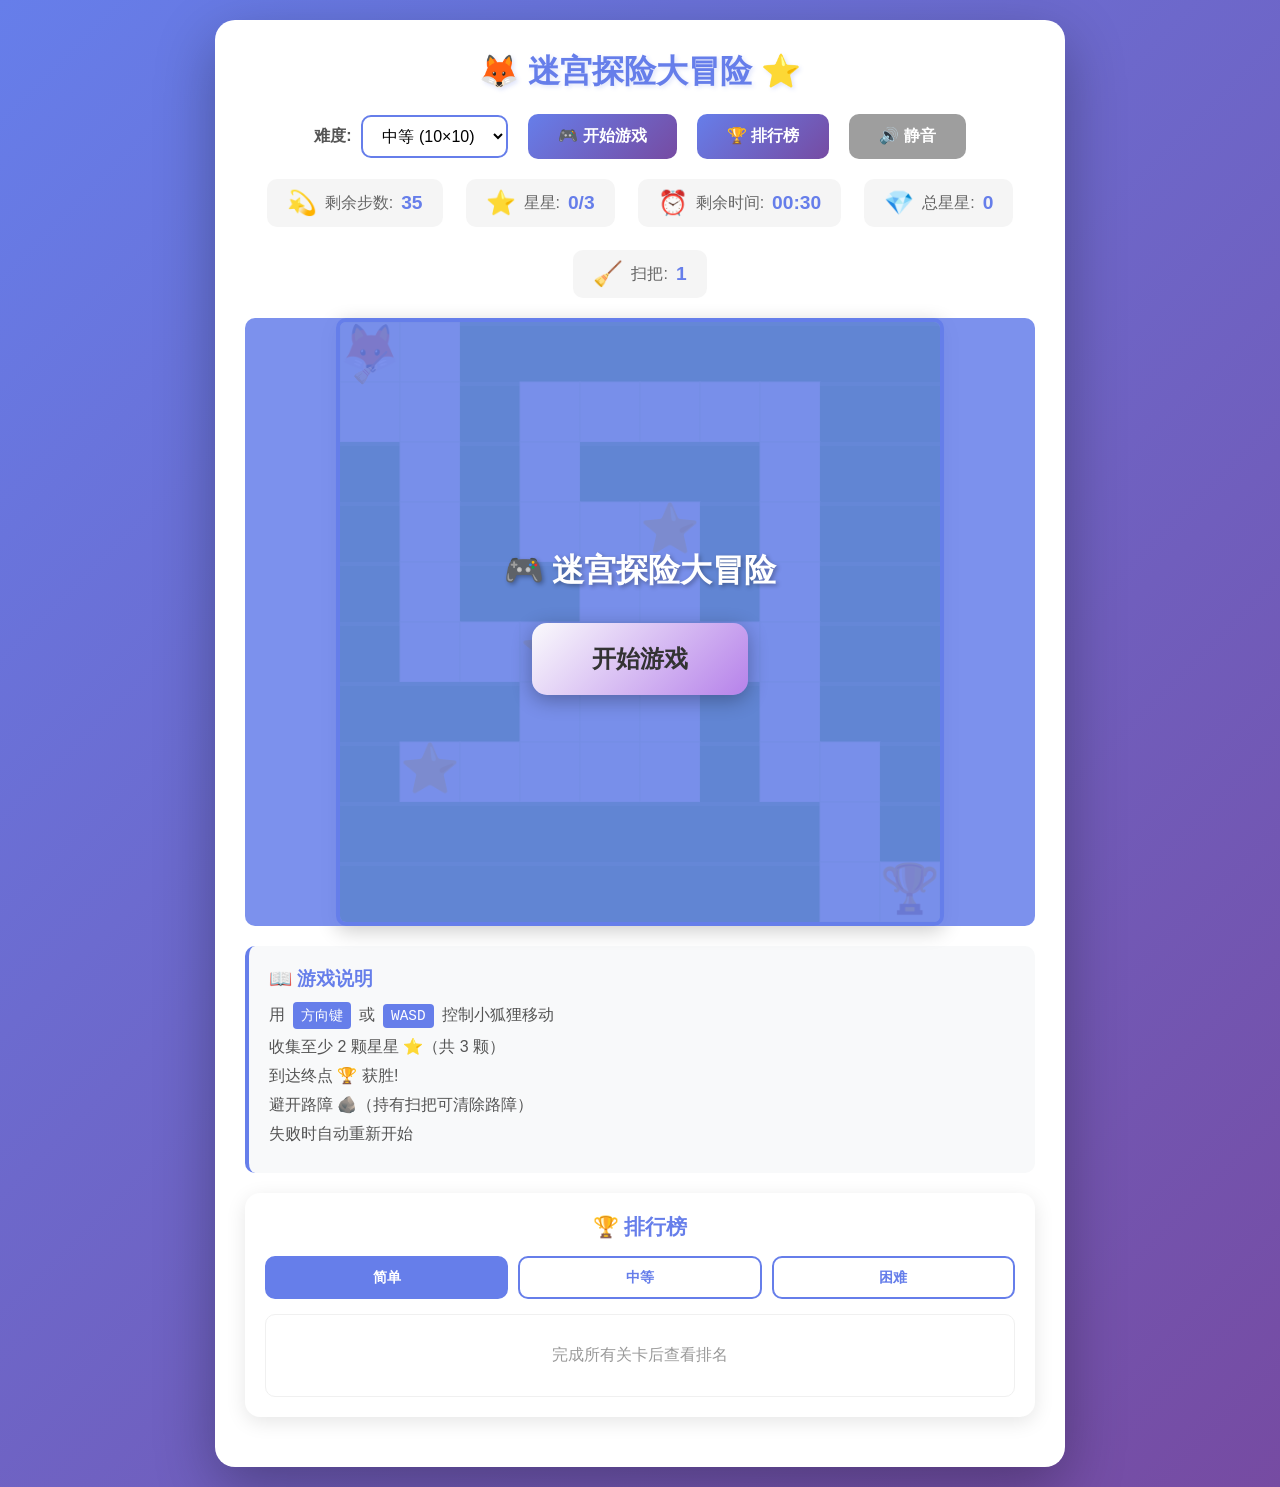
<file: index.html>
<!doctype html>
<html lang="zh-CN">
  <head>
    <meta charset="UTF-8" />
    <meta name="viewport" content="width=device-width, initial-scale=1.0" />
    <title>🦊 迷宫探险大冒险</title>
    <link rel="stylesheet" href="style.css" />
  </head>
  <body>
    <div class="game-container">
      <h1>🦊 迷宫探险大冒险 ⭐</h1>

      <div class="controls">
        <div class="difficulty-select">
          <label for="difficulty">难度:</label>
          <select id="difficulty">
            <option value="5">简单 (5×5)</option>
            <option value="10" selected>中等 (10×10)</option>
            <option value="15">困难 (15×15)</option>
          </select>
        </div>
        <button id="newGameBtn" class="btn btn-primary">
          🎮 <span id="reStartGame">开始游戏</span>
        </button>
        <button id="leaderboardBtn" class="btn btn-primary">🏆 排行榜</button>
        <button id="muteBtn" class="btn btn-muted">🔊 静音</button>

        <button id="addTestDataBtn" class="btn btn-muted test-data hidden">
          🧪 添加测试数据
        </button>
      </div>
      <div class="difficulty-tip" id="difficultyTip"></div>

      <div class="game-info">
        <div class="stat">
          <span class="stat-icon">💫</span>
          <span class="stat-label">剩余步数:</span>
          <span id="remainingSteps" class="stat-value">15</span>
        </div>
        <div class="stat">
          <span class="stat-icon">⭐</span>
          <span class="stat-label">星星:</span>
          <span id="stars" class="stat-value">0/3</span>
        </div>
        <div class="stat">
          <span class="stat-icon">⏰</span>
          <span class="stat-label">剩余时间:</span>
          <span id="timer" class="stat-value">00:15</span>
        </div>
        <div class="stat">
          <span class="stat-icon">💎</span>
          <span class="stat-label">总星星:</span>
          <span id="totalStars" class="stat-value">0</span>
        </div>
        <div class="stat">
          <span class="stat-icon">🧹</span>
          <span class="stat-label">扫把:</span>
          <span id="brooms" class="stat-value">0</span>
        </div>
      </div>

      <div class="game-wrapper">
        <canvas id="gameCanvas"></canvas>
        <!-- 开始游戏遮罩层 -->
        <div class="game-overlay hidden" id="gameOverlay">
          <div class="overlay-content">
            <h2>🎮 迷宫探险大冒险</h2>
            <button id="startGameBtn" class="btn btn-start">开始游戏</button>
          </div>
        </div>
      </div>

      <div class="instructions">
        <h3>📖 游戏说明</h3>
        <ul>
          <li>用 <kbd>方向键</kbd> 或 <kbd>WASD</kbd> 控制小狐狸移动</li>
          <li>收集至少 2 颗星星 ⭐（共 3 颗）</li>
          <li>到达终点 🏆 获胜!</li>
          <li>避开路障 🪨（持有扫把可清除路障）</li>
          <li>失败时自动重新开始</li>
        </ul>
      </div>

      <!-- 排行榜面板 -->
      <div class="leaderboard-panel" id="leaderboardPanel">
        <h3>🏆 排行榜</h3>
        <div class="leaderboard-tabs">
          <button class="tab-btn active" data-difficulty="5">简单</button>
          <button class="tab-btn" data-difficulty="10">中等</button>
          <button class="tab-btn" data-difficulty="15">困难</button>
        </div>
        <div class="leaderboard-content" id="leaderboardContent">
          <p style="text-align: center; color: #999">完成所有关卡后查看排名</p>
        </div>
      </div>

      <div id="winMessage" class="win-message hidden">
        <div class="win-content">
          <h2>🎉 恭喜获胜！🎉</h2>
          <p class="win-stats"></p>
          <div class="win-buttons hidden" id="winButtons">
            <button id="nextLevelBtn" class="btn btn-primary">下一关</button>
            <button id="replayLevelBtn" class="btn btn-primary">
              重玩本关
            </button>
          </div>
          <div class="win-buttons-input hidden" id="leaderboardInput"></div>
        </div>
      </div>

      <div id="loseMessage" class="win-message hidden">
        <div class="win-content lose-content">
          <h2>😢 闯关失败！</h2>
          <p class="lose-stats"></p>
          <button id="restartBtn" class="btn btn-primary">重新开始</button>
        </div>
      </div>
    </div>

    <script src="game.js"></script>
  </body>
</html>
</file>
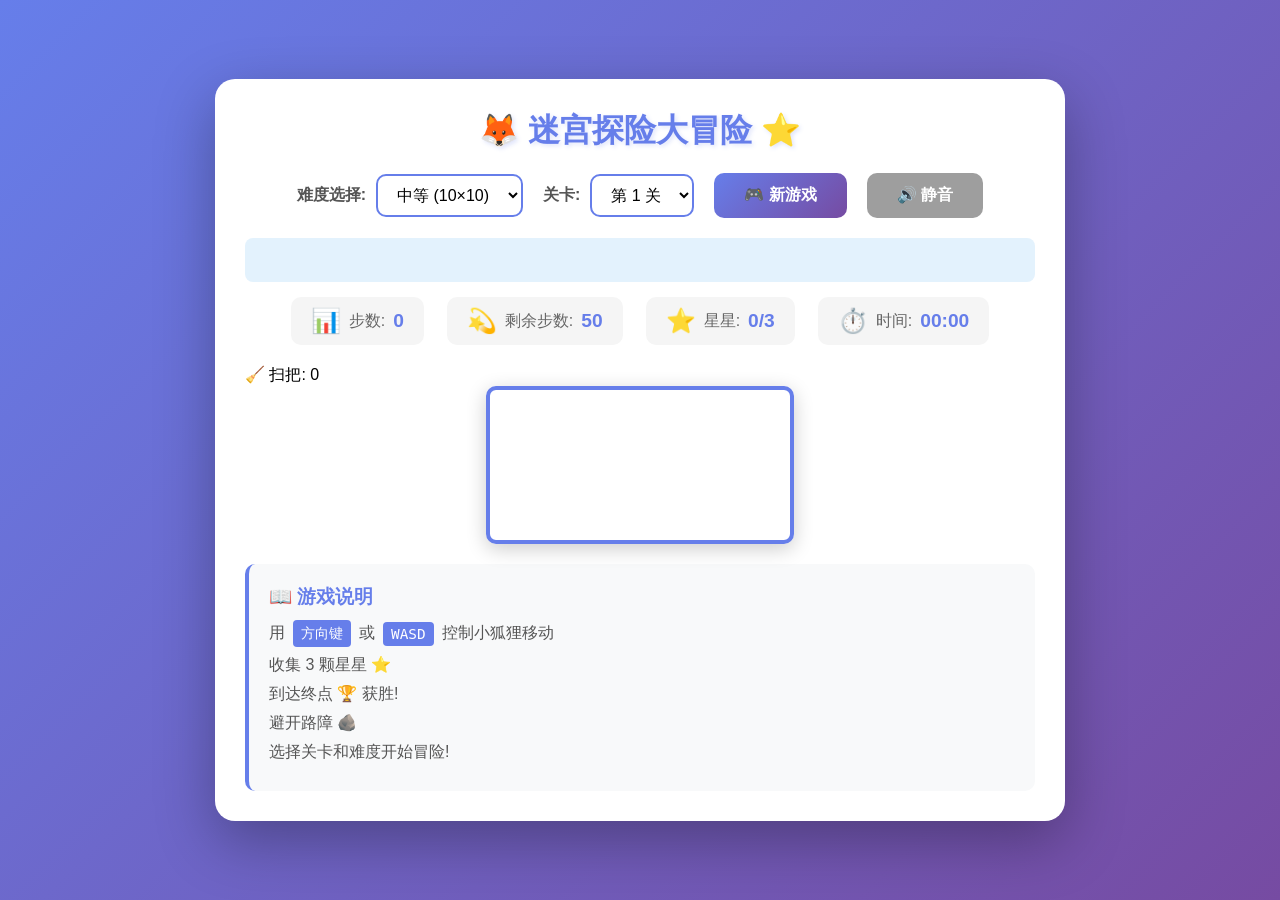
<file: test.html>
<!doctype html>
<html lang="zh-CN">
  <head>
    <meta charset="UTF-8" />
    <meta name="viewport" content="width=device-width, initial-scale=1.0" />
    <title>🦊 迷宫探险大冒险 - 音效测试版</title>
    <link rel="stylesheet" href="style.css" />
  </head>
  <body>
    <div class="game-container">
      <h1>🦊 迷宫探险大冒险 ⭐</h1>

      <div class="controls">
        <div class="difficulty-select">
          <label for="difficulty">难度选择:</label>
          <select id="difficulty">
            <option value="5">简单 (5×5)</option>
            <option value="10" selected>中等 (10×10)</option>
            <option value="15">困难 (15×15)</option>
          </select>
        </div>
        <div class="level-select">
          <label for="level">关卡:</label>
          <select id="level">
            <option value="1" selected>第 1 关</option>
            <option value="2">第 2 关</option>
            <option value="3">第 3 关</option>
          </select>
        </div>
        <button id="newGameBtn" class="btn btn-primary">🎮 新游戏</button>
        <button id="muteBtn" class="btn btn-muted">🔊 静音</button>
      </div>
      <div class="difficulty-tip" id="difficultyTip"></div>

      <div class="game-info">
        <div class="stat">
          <span class="stat-icon">📊</span>
          <span class="stat-label">步数:</span>
          <span id="steps" class="stat-value">0</span>
        </div>
        <div class="stat">
          <span class="stat-icon">💫</span>
          <span class="stat-label">剩余步数:</span>
          <span id="remainingSteps" class="stat-value">50</span>
        </div>
        <div class="stat">
          <span class="stat-icon">⭐</span>
          <span class="stat-label">星星:</span>
          <span id="stars" class="stat-value">0/3</span>
        </div>
        <div class="stat">
          <span class="stat-icon">⏱️</span>
          <span class="stat-label">时间:</span>
          <span id="timer" class="stat-value">00:00</span>
        </div>
      </div>

      <!-- 道具区域 -->
      <div class="items-panel">
        <span class="item-icon">🧹</span>
        <span class="item-label">扫把:</span>
        <span id="brooms" class="item-value">0</span>
      </div>

      <div class="game-wrapper">
        <canvas id="gameCanvas"></canvas>
      </div>

      <div class="instructions">
        <h3>📖 游戏说明</h3>
        <ul>
          <li>用 <kbd>方向键</kbd> 或 <kbd>WASD</kbd> 控制小狐狸移动</li>
          <li>收集 3 颗星星 ⭐</li>
          <li>到达终点 🏆 获胜!</li>
          <li>避开路障 🪨</li>
          <li>选择关卡和难度开始冒险!</li>
        </ul>
      </div>

      <div id="winMessage" class="win-message hidden">
        <div class="win-content">
          <h2>🎉 恭喜获胜！🎉</h2>
          <p class="win-stats"></p>
          <div class="win-buttons">
            <button id="nextLevelBtn" class="btn btn-primary">下一关</button>
            <button id="replayLevelBtn" class="btn btn-primary">重玩本关</button>
          </div>
        </div>
      </div>

      <div id="loseMessage" class="win-message hidden">
        <div class="win-content lose-content">
          <h2>😢 闯关失败！</h2>
          <p class="lose-stats"></p>
          <button id="restartBtn" class="btn btn-primary">重新开始</button>
        </div>
      </div>
    </div>

    <script src="game.js"></script>
  </body>
</html>
</file>
<file: style.css>
* {
  margin: 0;
  padding: 0;
  box-sizing: border-box;
}

body {
  font-family: "Segoe UI", Tahoma, Geneva, Verdana, sans-serif;
  background: linear-gradient(135deg, #667eea 0%, #764ba2 100%);
  min-height: 100vh;
  display: flex;
  justify-content: center;
  align-items: center;
  padding: 20px;
}

.game-container {
  background: white;
  border-radius: 20px;
  padding: 30px;
  box-shadow: 0 20px 60px rgba(0, 0, 0, 0.3);
  max-width: 850px;
  width: 100%;
}

h1 {
  text-align: center;
  color: #667eea;
  margin-bottom: 20px;
  font-size: 2rem;
  text-shadow: 2px 2px 4px rgba(102, 126, 234, 0.2);
}

.controls {
  display: flex;
  justify-content: center;
  align-items: center;
  gap: 20px;
  margin-bottom: 20px;
  flex-wrap: wrap;
}

.difficulty-select {
  display: flex;
  align-items: center;
  gap: 10px;
}

.difficulty-select label {
  font-weight: 600;
  color: #555;
}

.difficulty-select select {
  padding: 10px 15px;
  border: 2px solid #667eea;
  border-radius: 10px;
  font-size: 1rem;
  background: white;
  cursor: pointer;
  transition: all 0.3s;
}

.difficulty-select select:hover {
  border-color: #764ba2;
  box-shadow: 0 0 10px rgba(102, 126, 234, 0.3);
}

.btn {
  padding: 12px 30px;
  border: none;
  border-radius: 10px;
  font-size: 1rem;
  font-weight: 600;
  cursor: pointer;
  transition: all 0.3s;
}

.btn-primary {
  background: linear-gradient(135deg, #667eea 0%, #764ba2 100%);
  color: white;
}

.btn-primary:hover {
  transform: translateY(-2px);
  box-shadow: 0 5px 20px rgba(102, 126, 234, 0.4);
}

.btn-win {
  background: linear-gradient(135deg, #fafafc 0%, #b682ea 100%);
  color: rgb(9, 9, 9);
}

.btn-win:hover {
  transform: translateY(-2px);
  box-shadow: 0 5px 20px rgba(245, 226, 242, 0.4);
}

.game-info {
  display: flex;
  justify-content: center;
  gap: 23px;
  margin-bottom: 20px;
  flex-wrap: wrap;
}

.stat {
  display: flex;
  align-items: center;
  gap: 8px;
  padding: 10px 20px;
  background: #f5f5f5;
  border-radius: 10px;
}

.stat-icon {
  font-size: 1.5rem;
}

.stat-label {
  color: #666;
  font-weight: 500;
}

.stat-value {
  color: #667eea;
  font-weight: 700;
  font-size: 1.2rem;
}

.game-wrapper {
  display: flex;
  justify-content: center;
  margin-bottom: 20px;
  position: relative;
}

#gameCanvas {
  border: 4px solid #667eea;
  border-radius: 10px;
  box-shadow: 0 5px 20px rgba(0, 0, 0, 0.2);
}

/* 游戏遮罩层 */
.game-overlay {
  position: absolute;
  top: 0;
  left: 0;
  width: 100%;
  height: 100%;
  background: rgba(102, 126, 234, 0.85);
  display: flex;
  justify-content: center;
  align-items: center;
  border-radius: 10px;
  z-index: 100;
}

.overlay-content {
  text-align: center;
  color: white;
}

.overlay-content h2 {
  font-size: 2rem;
  margin-bottom: 30px;
  text-shadow: 2px 2px 4px rgba(0, 0, 0, 0.3);
}

.btn-start {
  padding: 20px 60px;
  font-size: 1.5rem;
  font-weight: bold;
  background: linear-gradient(135deg, #fafafc 0%, #b682ea 100%);
  color: #333;
  border: none;
  border-radius: 15px;
  cursor: pointer;
  transition: all 0.3s;
  box-shadow: 0 5px 20px rgba(0, 0, 0, 0.3);
}

.btn-start:hover {
  transform: translateY(-3px) scale(1.05);
  box-shadow: 0 10px 30px rgba(0, 0, 0, 0.4);
  background: linear-gradient(135deg, #b682ea 0%, #fafafc 100%);
}

.btn-start:active {
  transform: translateY(-1px);
}

.instructions {
  background: #f8f9fa;
  padding: 20px;
  border-radius: 10px;
  border-left: 4px solid #667eea;
}

.instructions h3 {
  color: #667eea;
  margin-bottom: 10px;
}

.instructions ul {
  list-style: none;
  padding-left: 0;
}

.instructions li {
  color: #555;
  margin: 8px 0;
  display: flex;
  align-items: center;
  gap: 8px;
}

kbd {
  background: #667eea;
  color: white;
  padding: 4px 8px;
  border-radius: 4px;
  font-family: monospace;
  font-size: 0.9rem;
}

.win-message {
  position: fixed;
  top: 0;
  left: 0;
  width: 100%;
  height: 100%;
  background: rgba(0, 0, 0, 0.7);
  display: flex;
  justify-content: center;
  align-items: center;
  z-index: 1000;
}

.win-content {
  background: white;
  padding: 40px 60px;
  border-radius: 20px;
  text-align: center;
  animation: popIn 0.5s ease;
}

@keyframes popIn {
  0% {
    transform: scale(0);
    opacity: 0;
  }
  50% {
    transform: scale(1.1);
  }
  100% {
    transform: scale(1);
    opacity: 1;
  }
}

.win-content h2 {
  color: #667eea;
  font-size: 2.5rem;
  margin-bottom: 20px;
}

.win-buttons {
  display: flex;
  gap: 15px;
  justify-content: center;
  flex-wrap: wrap;
  margin-top: 20px;
}

.win-buttons .btn {
  min-width: 140px;
}

.win-content button {
  margin: 10px 5px;
}

.win-stats {
  color: #555;
  font-size: 1.2rem;
  margin: 20px 0;
  line-height: 1.8;
}

.lose-content h2 {
  color: #e74c3c;
}

.lose-stats {
  color: #555;
  font-size: 1.2rem;
  margin: 20px 0;
  line-height: 1.8;
}

/* 模式完成弹窗样式 */
.mode-complete-message {
  background: rgba(0, 0, 0, 0.85) !important;
}

.mode-complete-message .win-content {
  background: linear-gradient(135deg, #667eea 0%, #764ba2 100%) !important;
  color: white !important;
}

.mode-complete-message .win-content h2 {
  color: white !important;
  font-size: 3rem !important;
  margin-bottom: 30px;
  text-shadow: 2px 2px 8px rgba(0, 0, 0, 0.3);
}

.mode-complete-message .win-stats {
  color: white !important;
  font-size: 1.4rem !important;
  margin: 30px 0;
  line-height: 2;
}

.hidden {
  display: none !important;
}

/* Responsive design */
@media (max-width: 600px) {
  .game-container {
    padding: 20px;
  }

  h1 {
    font-size: 1.5rem;
  }

  .controls {
    flex-direction: column;
  }

  .difficulty-select {
    flex-direction: column;
    gap: 5px;
  }

  .game-info {
    gap: 10px;
  }

  .stat {
    padding: 8px 12px;
    font-size: 0.9rem;
  }

  .win-content {
    padding: 30px;
    margin: 20px;
  }

  .win-content h2 {
    font-size: 1.8rem;
  }
}

/* 关卡选择 */
.level-select {
  display: flex;
  align-items: center;
  gap: 10px;
}

.level-select label {
  font-weight: 600;
  color: #555;
}

.level-select select {
  padding: 10px 15px;
  border: 2px solid #667eea;
  border-radius: 10px;
  font-size: 1rem;
  background: white;
  cursor: pointer;
  transition: all 0.3s;
}

.level-select select:hover {
  border-color: #764ba2;
  box-shadow: 0 0 10px rgba(102, 126, 234, 0.3);
}

/* 难度提示 */
.difficulty-tip {
  text-align: center;
  padding: 10px;
  background: #e3f2fd;
  border-radius: 8px;
  margin-bottom: 15px;
  color: #1976d2;
  font-weight: 500;
  min-height: 44px;
}

/* 静音按钮 */
.btn-muted {
  background: #9e9e9e;
  color: white;
}

.btn-muted:hover {
  background: #757575;
  transform: translateY(-2px);
  box-shadow: 0 5px 20px rgba(117, 117, 117, 0.4);
}

.btn-muted.test-data {
  background: #ff9800;
}

.btn-muted.test-data:hover {
  background: #f57c00;
  box-shadow: 0 5px 20px rgba(255, 152, 0, 0.4);
}

.btn-muted.muted {
  background: #e57373;
}

/* 扫把道具高亮 */
.stat.has-broom {
  background: linear-gradient(135deg, #fff3e0 0%, #ffe0b2 100%);
  border: 2px solid #ff9800;
}

/* 星星不够提示 */
#starNotEnoughTip {
  display: none;
}

#starNotEnoughTip.hidden {
  display: none;
}

#starNotEnoughTip:not(.hidden) {
  display: block;
}

/* 模式完成提示 */
#modeCompletionTip {
  display: none;
}

#modeCompletionTip.hidden {
  display: none;
}

#modeCompletionTip:not(.hidden) {
  display: block;
}

/* 排行榜面板 */
.leaderboard-panel {
  background: white;
  padding: 20px;
  border-radius: 15px;
  box-shadow: 0 5px 20px rgba(0, 0, 0, 0.1);
  margin-bottom: 20px;
  margin-top: 20px;
}

.leaderboard-panel h3 {
  color: #667eea;
  margin-bottom: 15px;
  text-align: center;
  font-size: 1.3rem;
}

.leaderboard-tabs {
  display: flex;
  gap: 10px;
  margin-bottom: 15px;
}

.tab-btn {
  flex: 1;
  padding: 10px;
  border: 2px solid #667eea;
  background: white;
  color: #667eea;
  border-radius: 10px;
  cursor: pointer;
  font-weight: 600;
  font-size: 0.9rem;
  transition: all 0.3s;
}

.tab-btn.active {
  background: #667eea;
  color: white;
}

.tab-btn:hover:not(.active) {
  background: #f0f0ff;
}

.leaderboard-content {
  max-height: 250px;
  overflow-y: auto;
  border: 1px solid #f0f0f0;
  border-radius: 10px;
  padding: 10px;
}

.leaderboard-content ul {
  list-style: none;
  padding: 0;
  margin: 0;
}

.leaderboard-content li {
  padding: 10px;
  border-bottom: 1px solid #f0f0f0;
  display: flex;
  justify-content: space-between;
  align-items: center;
}

.leaderboard-content li:last-child {
  border-bottom: none;
}

.leaderboard-content li:nth-child(1) {
  background: linear-gradient(135deg, #fff9e6 0%, #fff3cd 100%);
  font-weight: bold;
}

.leaderboard-content li:nth-child(2) {
  background: linear-gradient(135deg, #f5f5f5 0%, #e8e8e8 100%);
}

.leaderboard-content li:nth-child(3) {
  background: linear-gradient(135deg, #f5e6d3 0%, #e6d3b3 100%);
}

.leaderboard-panel.hidden {
  display: none;
}
</file>
